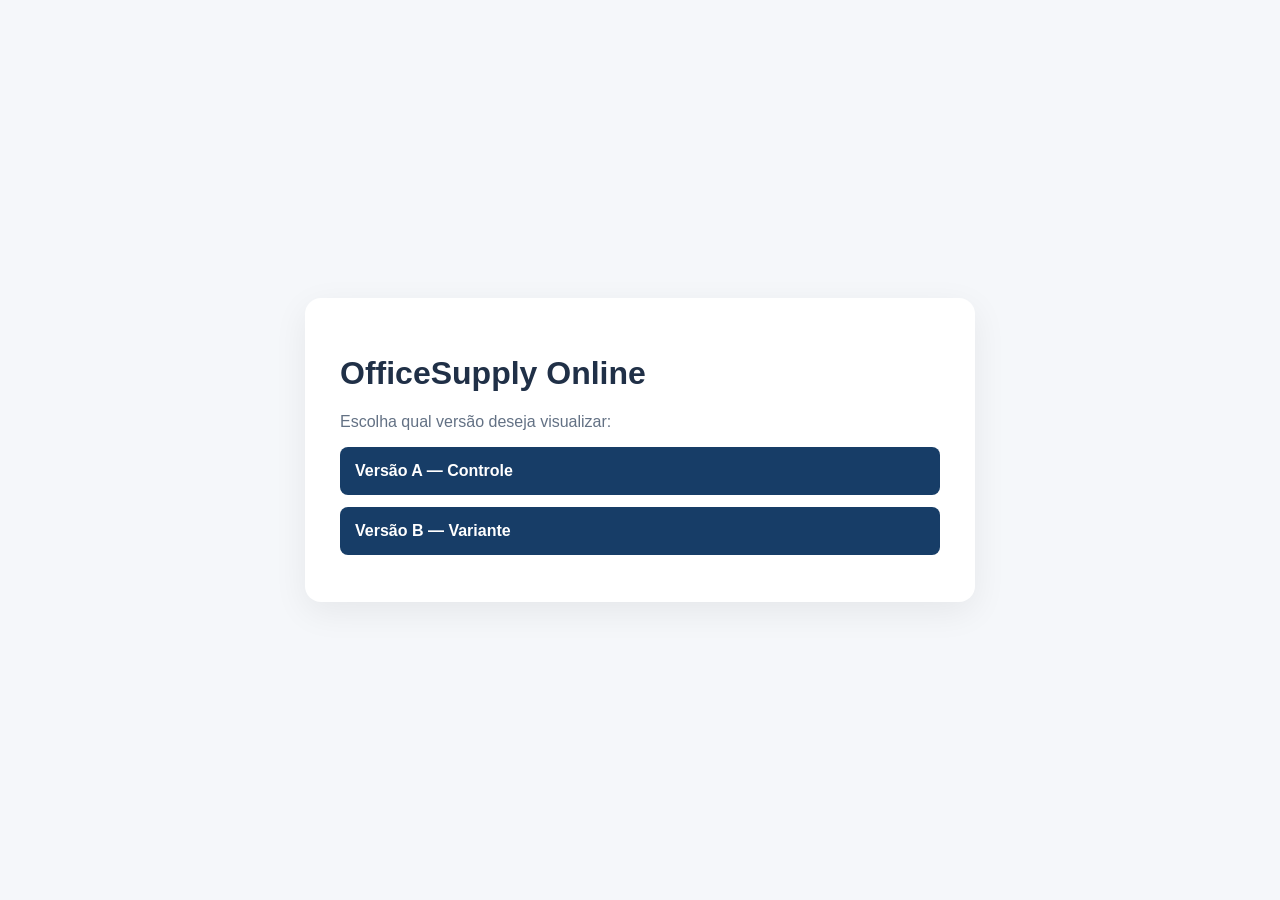
<file: TesteB/index.html>
<!DOCTYPE html><html lang="pt-BR"><head><meta charset="UTF-8"><meta name="viewport" content="width=device-width, initial-scale=1"><title>OfficeSupply Online — Teste A/B</title><style>body{font-family:Arial;background:#f5f7fa;color:#203047;display:grid;place-items:center;min-height:100vh;margin:0}.wrap{background:white;padding:35px;border-radius:16px;max-width:600px;width:90%;box-shadow:0 10px 35px #0001}a{display:block;padding:15px;margin:12px 0;background:#173d67;color:white;border-radius:8px;text-decoration:none;font-weight:bold}a:hover{background:#24598f}p{color:#637184}</style></head><body><main class="wrap"><h1>OfficeSupply Online</h1><p>Escolha qual versão deseja visualizar:</p><a href="controle/home.html">Versão A — Controle</a><a href="variante/home.html">Versão B — Variante</a></main></body></html>
</file>
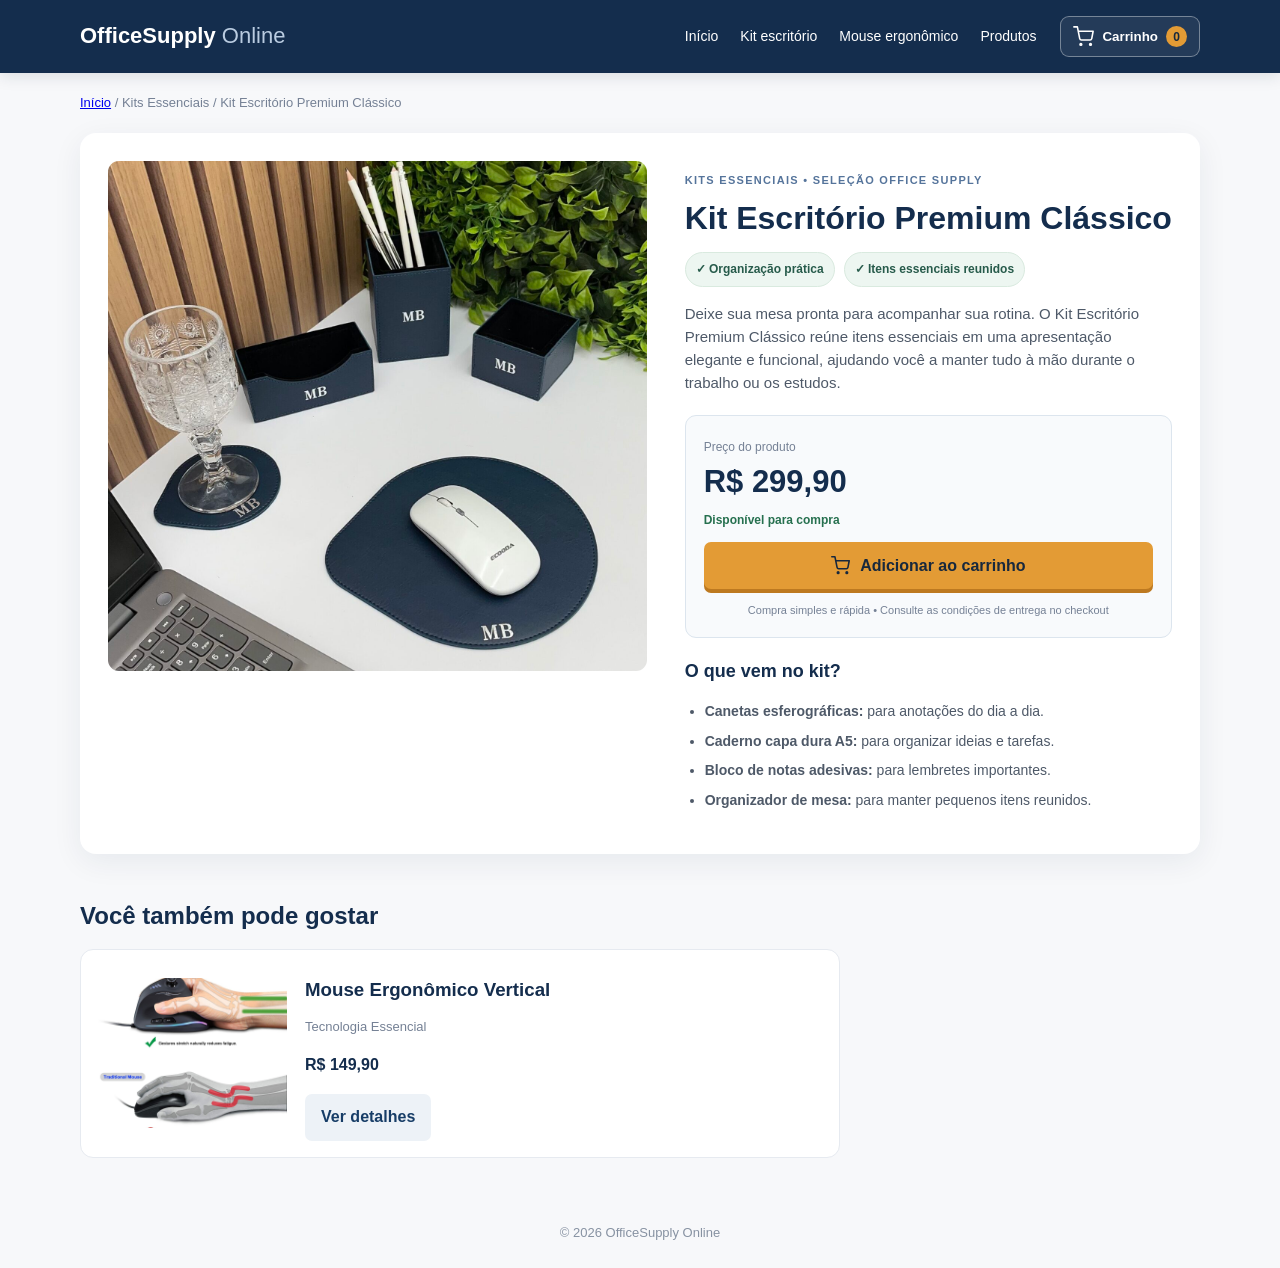
<file: TesteB/controle/index.html>
<!DOCTYPE html><html lang="pt-BR"><head><meta charset="UTF-8"><meta name="viewport" content="width=device-width, initial-scale=1.0"><title>Kit Escritório Premium Clássico | OfficeSupply Online</title><link rel="stylesheet" href="style.css"></head><body>
<header class="site-header"><div class="container header-content">
<a class="brand" href="home.html">OfficeSupply <span>Online</span></a>
<div class="header-actions">
<nav aria-label="Navegação principal">
<a href="home.html">Início</a><a href="index.html">Kit escritório</a><a href="mouse.html">Mouse ergonômico</a><a href="home.html#produtos">Produtos</a>
</nav>
<button class="cart-trigger" type="button" data-open-cart aria-label="Abrir carrinho">
<svg class="cart-icon" viewBox="0 0 24 24" fill="none" stroke="currentColor" stroke-width="1.8" stroke-linecap="round" stroke-linejoin="round" aria-hidden="true"><circle cx="9" cy="21" r="1"/><circle cx="20" cy="21" r="1"/><path d="M1 1h4l2.68 13.39a2 2 0 0 0 2 1.61h9.72a2 2 0 0 0 2-1.61L23 6H6"/></svg>
Carrinho <span class="cart-count" data-cart-count>0</span></button>
</div></div></header>
<main class="container"><div class="breadcrumb"><a href="home.html">Início</a> / Kits Essenciais / Kit Escritório Premium Clássico</div>
<section class="product-detail"><div class="product-image"><img src="../assets/kit-escritorio.jpeg" alt="Kit de escritório azul-marinho organizado sobre uma mesa"></div>
<div class="product-info"><p class="eyebrow">KITS ESSENCIAIS • SELEÇÃO OFFICE SUPPLY</p><h1>Kit Escritório Premium Clássico</h1>
<div class="value-points"><span>✓ Organização prática</span><span>✓ Itens essenciais reunidos</span></div>
<p class="description">Deixe sua mesa pronta para acompanhar sua rotina. O Kit Escritório Premium Clássico reúne itens essenciais em uma apresentação elegante e funcional, ajudando você a manter tudo à mão durante o trabalho ou os estudos.</p>
<div class="purchase-panel"><span class="price-label">Preço do produto</span><div class="price">R$ 299,90</div><span class="availability">Disponível para compra</span>
<button class="primary-button" type="button" onclick="addToCart('kit','Kit Escritório Premium Clássico',299.90)"><svg class="button-cart-icon" viewBox="0 0 24 24" fill="none" stroke="currentColor" stroke-width="2" stroke-linecap="round" stroke-linejoin="round" aria-hidden="true"><circle cx="9" cy="21" r="1"/><circle cx="20" cy="21" r="1"/><path d="M1 1h4l2.68 13.39a2 2 0 0 0 2 1.61h9.72a2 2 0 0 0 2-1.61L23 6H6"/></svg>Adicionar ao carrinho</button><p class="reassurance">Compra simples e rápida • Consulte as condições de entrega no checkout</p></div>
<div class="features"><h2>O que vem no kit?</h2><ul><li><strong>Canetas esferográficas:</strong> para anotações do dia a dia.</li><li><strong>Caderno capa dura A5:</strong> para organizar ideias e tarefas.</li><li><strong>Bloco de notas adesivas:</strong> para lembretes importantes.</li><li><strong>Organizador de mesa:</strong> para manter pequenos itens reunidos.</li></ul></div>
</div></section>
<section class="related"><div class="section-heading"><h2>Você também pode gostar</h2></div><article class="product-card"><img src="../assets/mouse-ergonomico.jpg" alt="Mouse ergonômico vertical"><div><h3>Mouse Ergonômico Vertical</h3><p class="muted">Tecnologia Essencial</p><p class="card-price">R$ 149,90</p><a class="secondary-button" href="mouse.html">Ver detalhes</a></div></article></section></main>
<footer>© 2026 OfficeSupply Online</footer><div class="modal-backdrop" id="cart-modal" aria-hidden="true" role="dialog" aria-modal="true" aria-labelledby="cart-title">
<div class="cart-modal"><div class="modal-head"><h2 id="cart-title">Seu carrinho</h2><button class="close-modal" type="button" data-close-cart aria-label="Fechar carrinho">×</button></div>
<p class="cart-empty" id="cart-empty">Seu carrinho está vazio. Adicione um produto para começar.</p><ul class="cart-list" id="cart-items"></ul>
<div class="cart-total"><span>Total</span><span id="cart-total-value">R$ 0,00</span></div><button class="clear-cart" type="button" onclick="clearCart()">Limpar carrinho</button>
</div></div><div class="toast" id="toast" role="status" aria-live="polite"></div><script>
const CART_KEY = "officesupply_cart_v1";
function getCart(){try{return JSON.parse(localStorage.getItem(CART_KEY))||[]}catch{return []}}
function saveCart(cart){localStorage.setItem(CART_KEY,JSON.stringify(cart));updateCartBadge()}
function updateCartBadge(){const count=getCart().reduce((sum,item)=>sum+item.qty,0);document.querySelectorAll("[data-cart-count]").forEach(el=>el.textContent=count)}
function addToCart(id,name,price){const cart=getCart();const found=cart.find(item=>item.id===id);if(found)found.qty+=1;else cart.push({id,name,price,qty:1});saveCart(cart);renderCart();openCart();showToast(name+" foi adicionado ao carrinho.")}
function changeQty(id,delta){const cart=getCart();const item=cart.find(x=>x.id===id);if(item){item.qty+=delta;if(item.qty<=0){saveCart(cart.filter(x=>x.id!==id))}else saveCart(cart)}renderCart()}
function removeItem(id){saveCart(getCart().filter(x=>x.id!==id));renderCart()}
function clearCart(){saveCart([]);renderCart()}
function money(value){return value.toLocaleString("pt-BR",{style:"currency",currency:"BRL"})}
function renderCart(){const cart=getCart();const list=document.querySelector("#cart-items");const empty=document.querySelector("#cart-empty");const totalEl=document.querySelector("#cart-total-value");if(!list)return;list.innerHTML="";empty.hidden=cart.length>0;cart.forEach(item=>{const li=document.createElement("li");li.className="cart-row";li.innerHTML=`<div><strong>${item.name}</strong><small>${money(item.price)} cada</small><div class="quantity-controls"><button aria-label="Diminuir quantidade" onclick="changeQty('${item.id}',-1)">−</button><span>${item.qty}</span><button aria-label="Aumentar quantidade" onclick="changeQty('${item.id}',1)">+</button><button class="remove-item" onclick="removeItem('${item.id}')">Remover</button></div></div><strong>${money(item.price*item.qty)}</strong>`;list.appendChild(li)});totalEl.textContent=money(cart.reduce((sum,item)=>sum+item.price*item.qty,0));}
function openCart(){document.querySelector("#cart-modal")?.classList.add("open");document.querySelector("#cart-modal")?.setAttribute("aria-hidden","false")}
function closeCart(){document.querySelector("#cart-modal")?.classList.remove("open");document.querySelector("#cart-modal")?.setAttribute("aria-hidden","true")}
let toastTimer;function showToast(message){const toast=document.querySelector("#toast");if(!toast)return;toast.textContent=message;toast.classList.add("show");clearTimeout(toastTimer);toastTimer=setTimeout(()=>toast.classList.remove("show"),2400)}
document.addEventListener("DOMContentLoaded",()=>{updateCartBadge();renderCart();document.querySelectorAll("[data-open-cart]").forEach(el=>el.addEventListener("click",openCart));document.querySelectorAll("[data-close-cart]").forEach(el=>el.addEventListener("click",closeCart));document.querySelector("#cart-modal")?.addEventListener("click",e=>{if(e.target.id==="cart-modal")closeCart()});document.addEventListener("keydown",e=>{if(e.key==="Escape")closeCart()})});
</script></body></html>
</file>
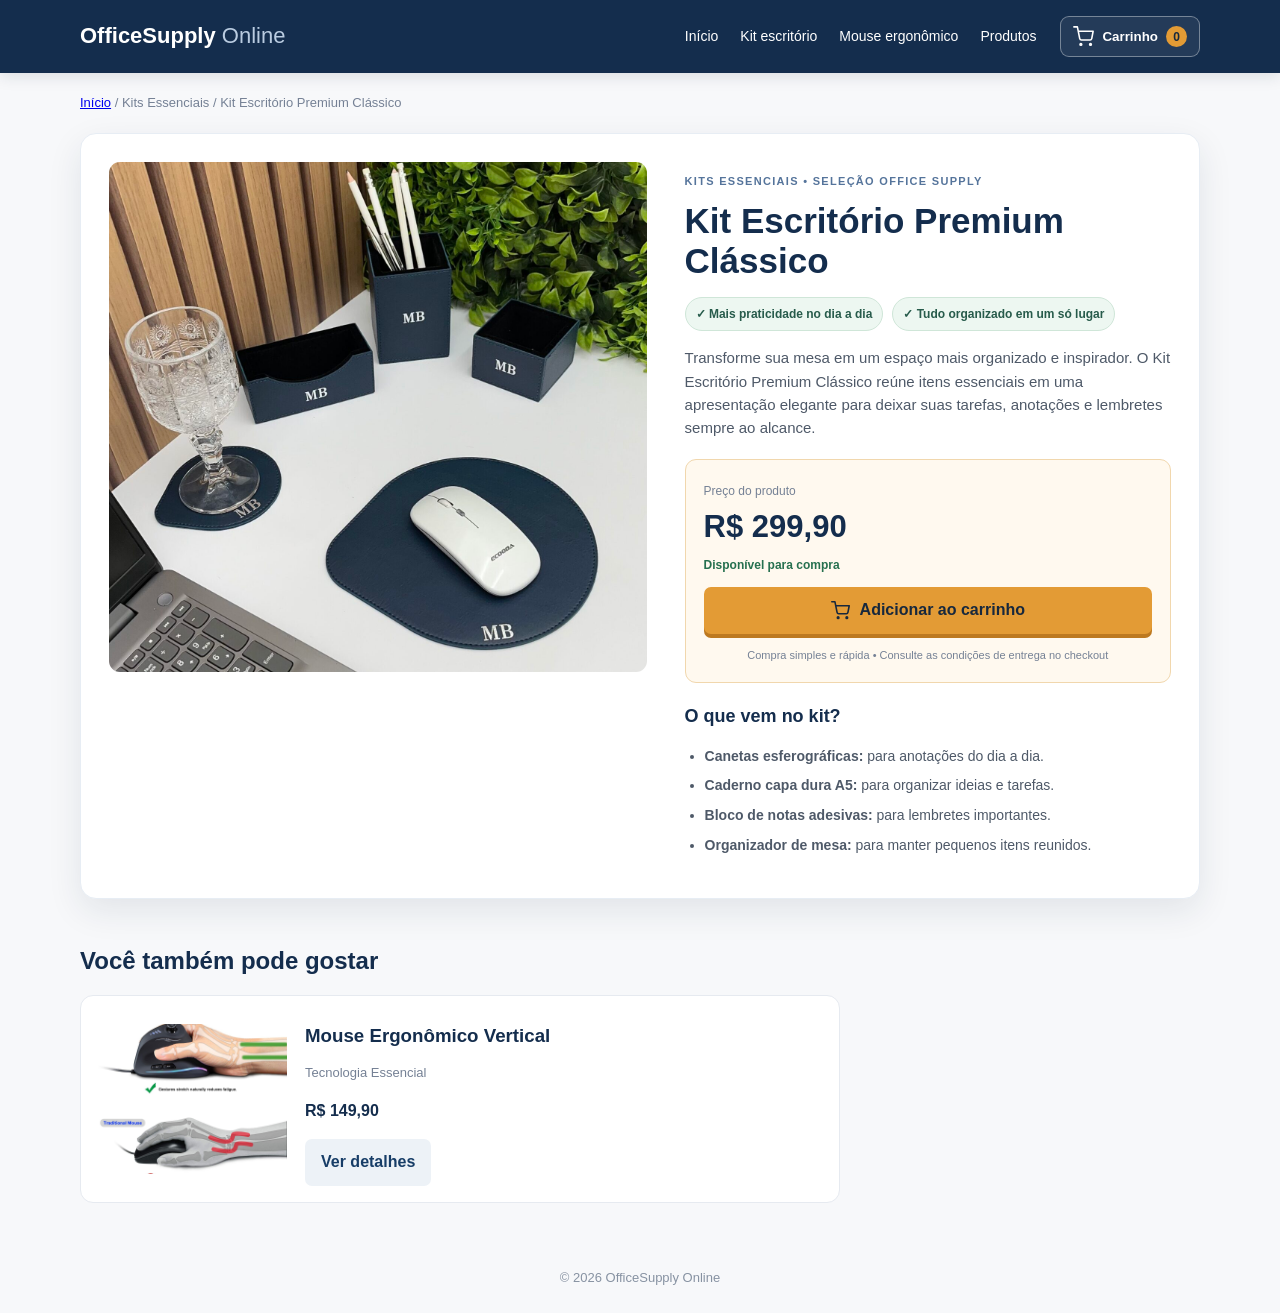
<file: TesteB/variante/index.html>
<!DOCTYPE html><html lang="pt-BR"><head><meta charset="UTF-8"><meta name="viewport" content="width=device-width, initial-scale=1.0"><title>Kit Escritório Premium Clássico | OfficeSupply Online</title><link rel="stylesheet" href="style.css"></head><body>
<header class="site-header"><div class="container header-content">
<a class="brand" href="home.html">OfficeSupply <span>Online</span></a>
<div class="header-actions">
<nav aria-label="Navegação principal">
<a href="home.html">Início</a><a href="index.html">Kit escritório</a><a href="mouse.html">Mouse ergonômico</a><a href="home.html#produtos">Produtos</a>
</nav>
<button class="cart-trigger" type="button" data-open-cart aria-label="Abrir carrinho">
<svg class="cart-icon" viewBox="0 0 24 24" fill="none" stroke="currentColor" stroke-width="1.8" stroke-linecap="round" stroke-linejoin="round" aria-hidden="true"><circle cx="9" cy="21" r="1"/><circle cx="20" cy="21" r="1"/><path d="M1 1h4l2.68 13.39a2 2 0 0 0 2 1.61h9.72a2 2 0 0 0 2-1.61L23 6H6"/></svg>
Carrinho <span class="cart-count" data-cart-count>0</span></button>
</div></div></header>
<main class="container"><div class="breadcrumb"><a href="home.html">Início</a> / Kits Essenciais / Kit Escritório Premium Clássico</div>
<section class="product-detail"><div class="product-image"><img src="../assets/kit-escritorio.jpeg" alt="Kit de escritório azul-marinho organizado sobre uma mesa"></div>
<div class="product-info"><p class="eyebrow">KITS ESSENCIAIS • SELEÇÃO OFFICE SUPPLY</p><h1>Kit Escritório Premium Clássico</h1>
<div class="value-points"><span>✓ Mais praticidade no dia a dia</span><span>✓ Tudo organizado em um só lugar</span></div>
<p class="description">Transforme sua mesa em um espaço mais organizado e inspirador. O Kit Escritório Premium Clássico reúne itens essenciais em uma apresentação elegante para deixar suas tarefas, anotações e lembretes sempre ao alcance.</p>
<div class="purchase-panel"><span class="price-label">Preço do produto</span><div class="price">R$ 299,90</div><span class="availability">Disponível para compra</span>
<button class="primary-button" type="button" onclick="addToCart('kit','Kit Escritório Premium Clássico',299.90)"><svg class="button-cart-icon" viewBox="0 0 24 24" fill="none" stroke="currentColor" stroke-width="2" stroke-linecap="round" stroke-linejoin="round" aria-hidden="true"><circle cx="9" cy="21" r="1"/><circle cx="20" cy="21" r="1"/><path d="M1 1h4l2.68 13.39a2 2 0 0 0 2 1.61h9.72a2 2 0 0 0 2-1.61L23 6H6"/></svg>Adicionar ao carrinho</button><p class="reassurance">Compra simples e rápida • Consulte as condições de entrega no checkout</p></div>
<div class="features"><h2>O que vem no kit?</h2><ul><li><strong>Canetas esferográficas:</strong> para anotações do dia a dia.</li><li><strong>Caderno capa dura A5:</strong> para organizar ideias e tarefas.</li><li><strong>Bloco de notas adesivas:</strong> para lembretes importantes.</li><li><strong>Organizador de mesa:</strong> para manter pequenos itens reunidos.</li></ul></div>
</div></section>
<section class="related"><div class="section-heading"><h2>Você também pode gostar</h2></div><article class="product-card"><img src="../assets/mouse-ergonomico.jpg" alt="Mouse ergonômico vertical"><div><h3>Mouse Ergonômico Vertical</h3><p class="muted">Tecnologia Essencial</p><p class="card-price">R$ 149,90</p><a class="secondary-button" href="mouse.html">Ver detalhes</a></div></article></section></main>
<footer>© 2026 OfficeSupply Online</footer><div class="modal-backdrop" id="cart-modal" aria-hidden="true" role="dialog" aria-modal="true" aria-labelledby="cart-title">
<div class="cart-modal"><div class="modal-head"><h2 id="cart-title">Seu carrinho</h2><button class="close-modal" type="button" data-close-cart aria-label="Fechar carrinho">×</button></div>
<p class="cart-empty" id="cart-empty">Seu carrinho está vazio. Adicione um produto para começar.</p><ul class="cart-list" id="cart-items"></ul>
<div class="cart-total"><span>Total</span><span id="cart-total-value">R$ 0,00</span></div><button class="clear-cart" type="button" onclick="clearCart()">Limpar carrinho</button>
</div></div><div class="toast" id="toast" role="status" aria-live="polite"></div><script>
const CART_KEY = "officesupply_cart_v1";
function getCart(){try{return JSON.parse(localStorage.getItem(CART_KEY))||[]}catch{return []}}
function saveCart(cart){localStorage.setItem(CART_KEY,JSON.stringify(cart));updateCartBadge()}
function updateCartBadge(){const count=getCart().reduce((sum,item)=>sum+item.qty,0);document.querySelectorAll("[data-cart-count]").forEach(el=>el.textContent=count)}
function addToCart(id,name,price){const cart=getCart();const found=cart.find(item=>item.id===id);if(found)found.qty+=1;else cart.push({id,name,price,qty:1});saveCart(cart);renderCart();openCart();showToast(name+" foi adicionado ao carrinho.")}
function changeQty(id,delta){const cart=getCart();const item=cart.find(x=>x.id===id);if(item){item.qty+=delta;if(item.qty<=0){saveCart(cart.filter(x=>x.id!==id))}else saveCart(cart)}renderCart()}
function removeItem(id){saveCart(getCart().filter(x=>x.id!==id));renderCart()}
function clearCart(){saveCart([]);renderCart()}
function money(value){return value.toLocaleString("pt-BR",{style:"currency",currency:"BRL"})}
function renderCart(){const cart=getCart();const list=document.querySelector("#cart-items");const empty=document.querySelector("#cart-empty");const totalEl=document.querySelector("#cart-total-value");if(!list)return;list.innerHTML="";empty.hidden=cart.length>0;cart.forEach(item=>{const li=document.createElement("li");li.className="cart-row";li.innerHTML=`<div><strong>${item.name}</strong><small>${money(item.price)} cada</small><div class="quantity-controls"><button aria-label="Diminuir quantidade" onclick="changeQty('${item.id}',-1)">−</button><span>${item.qty}</span><button aria-label="Aumentar quantidade" onclick="changeQty('${item.id}',1)">+</button><button class="remove-item" onclick="removeItem('${item.id}')">Remover</button></div></div><strong>${money(item.price*item.qty)}</strong>`;list.appendChild(li)});totalEl.textContent=money(cart.reduce((sum,item)=>sum+item.price*item.qty,0));}
function openCart(){document.querySelector("#cart-modal")?.classList.add("open");document.querySelector("#cart-modal")?.setAttribute("aria-hidden","false")}
function closeCart(){document.querySelector("#cart-modal")?.classList.remove("open");document.querySelector("#cart-modal")?.setAttribute("aria-hidden","true")}
let toastTimer;function showToast(message){const toast=document.querySelector("#toast");if(!toast)return;toast.textContent=message;toast.classList.add("show");clearTimeout(toastTimer);toastTimer=setTimeout(()=>toast.classList.remove("show"),2400)}
document.addEventListener("DOMContentLoaded",()=>{updateCartBadge();renderCart();document.querySelectorAll("[data-open-cart]").forEach(el=>el.addEventListener("click",openCart));document.querySelectorAll("[data-close-cart]").forEach(el=>el.addEventListener("click",closeCart));document.querySelector("#cart-modal")?.addEventListener("click",e=>{if(e.target.id==="cart-modal")closeCart()});document.addEventListener("keydown",e=>{if(e.key==="Escape")closeCart()})});
</script></body></html>
</file>
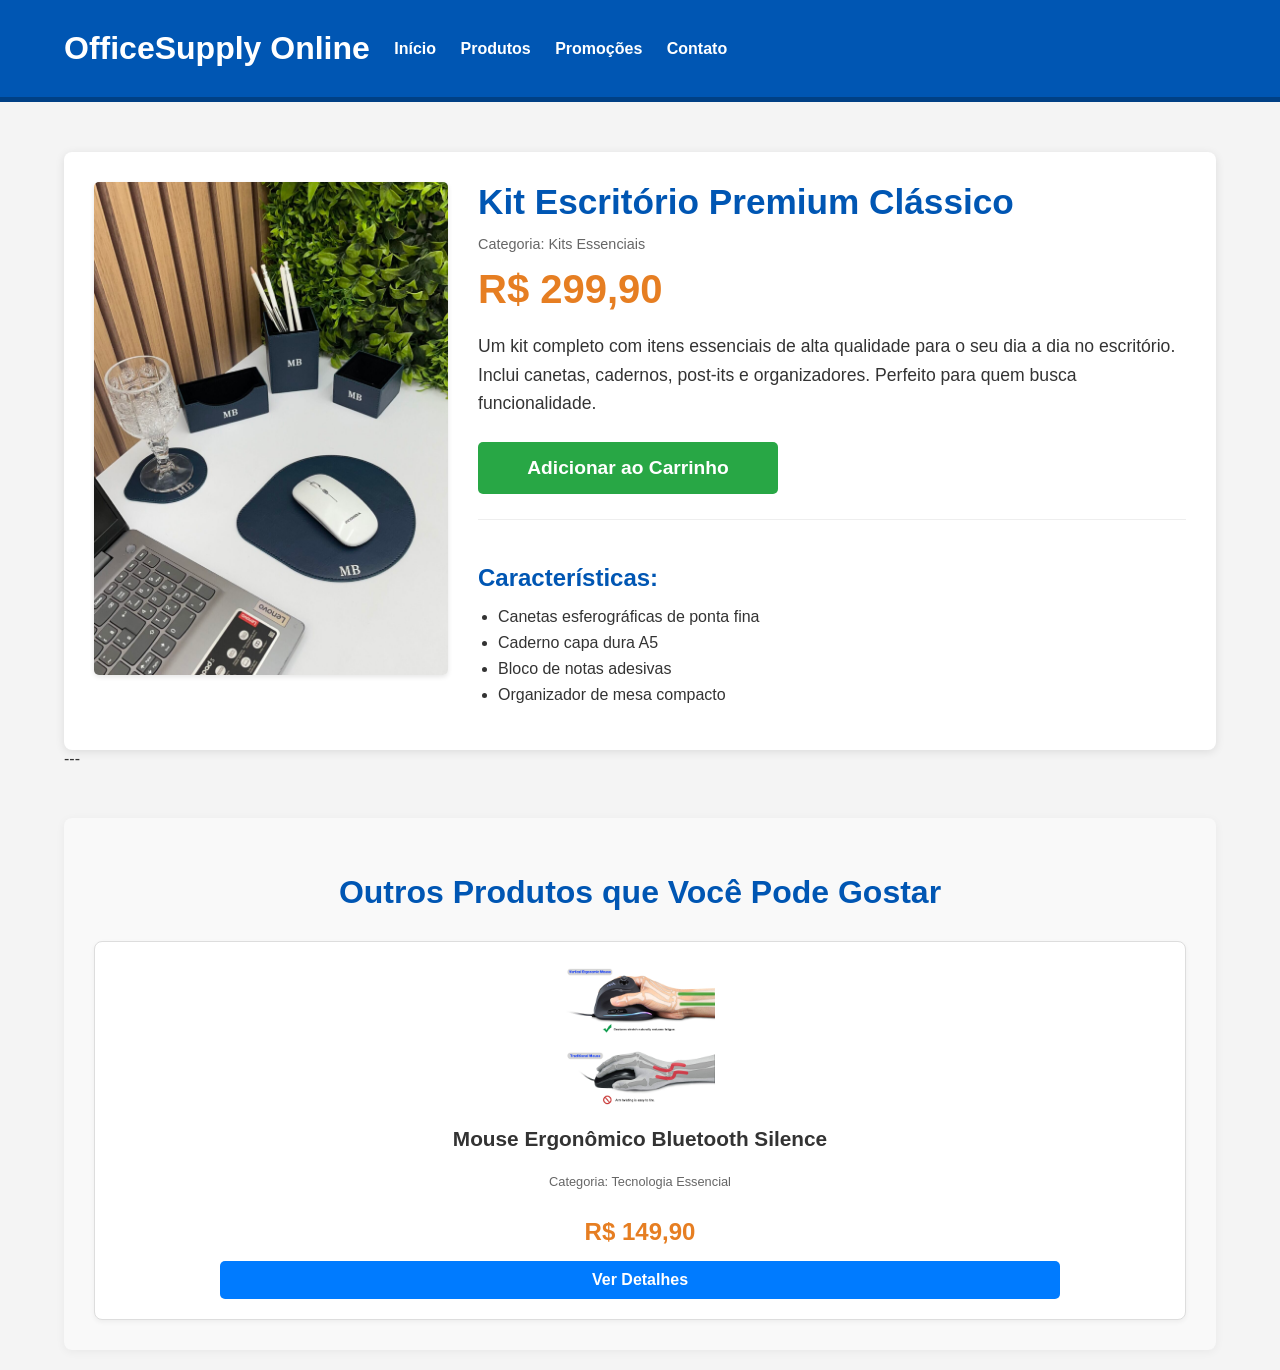
<file: TesteA/product-page-control.html>
<!DOCTYPE html>
<html lang="pt-br">
<head>
    <meta charset="UTF-8">
    <meta name="viewport" content="width=device-width, initial-scale=1.0">
    <title>OfficeSupply Online - Kit Escritório Premium (Controle)</title>
    <link rel="stylesheet" href="style-control.css">
</head>
<body>
    <header>
        <div class="container">
            <h1>OfficeSupply Online</h1>
            <nav>
                <ul>
                    <li><a href="#">Início</a></li>
                    <li><a href="#">Produtos</a></li>
                    <li><a href="#">Promoções</a></li>
                    <li><a href="#">Contato</a></li>
                </ul>
            </nav>
        </div>
    </header>

    <main class="container">
        <section class="product-detail">
            <div class="product-image">
                <img src="img001.jpeg" alt="Kit Escritório Premium">
            </div>
            <div class="product-info">
                <h2 class="product-title">Kit Escritório Premium Clássico</h2>
                <p class="product-category">Categoria: Kits Essenciais</p>
                <div class="product-price">
                    <span class="current-price">R$ 299,90</span>
                </div>
                <p class="product-description">
                    Um kit completo com itens essenciais de alta qualidade para o seu dia a dia no escritório. Inclui canetas, cadernos, post-its e organizadores. Perfeito para quem busca funcionalidade.
                </p>
                <button class="add-to-cart-btn">Adicionar ao Carrinho</button>
                <div class="product-features">
                    <h3>Características:</h3>
                    <ul>
                        <li>Canetas esferográficas de ponta fina</li>
                        <li>Caderno capa dura A5</li>
                        <li>Bloco de notas adesivas</li>
                        <li>Organizador de mesa compacto</li>
                    </ul>
                </div>
            </div>
        </section>

        ---

        <section class="featured-products">
            <h2>Outros Produtos que Você Pode Gostar</h2>
            <div class="product-grid">
                <div class="product-card">
                    <img src="mouse.jpg" alt="Mouse Ergonômico Bluetooth">
                    <h3>Mouse Ergonômico Bluetooth Silence</h3>
                    <p class="card-category">Categoria: Tecnologia Essencial</p>
                    <p class="card-price">R$ 149,90</p>
                    <button class="add-to-cart-btn-small">Ver Detalhes</button>
                </div>
</file>
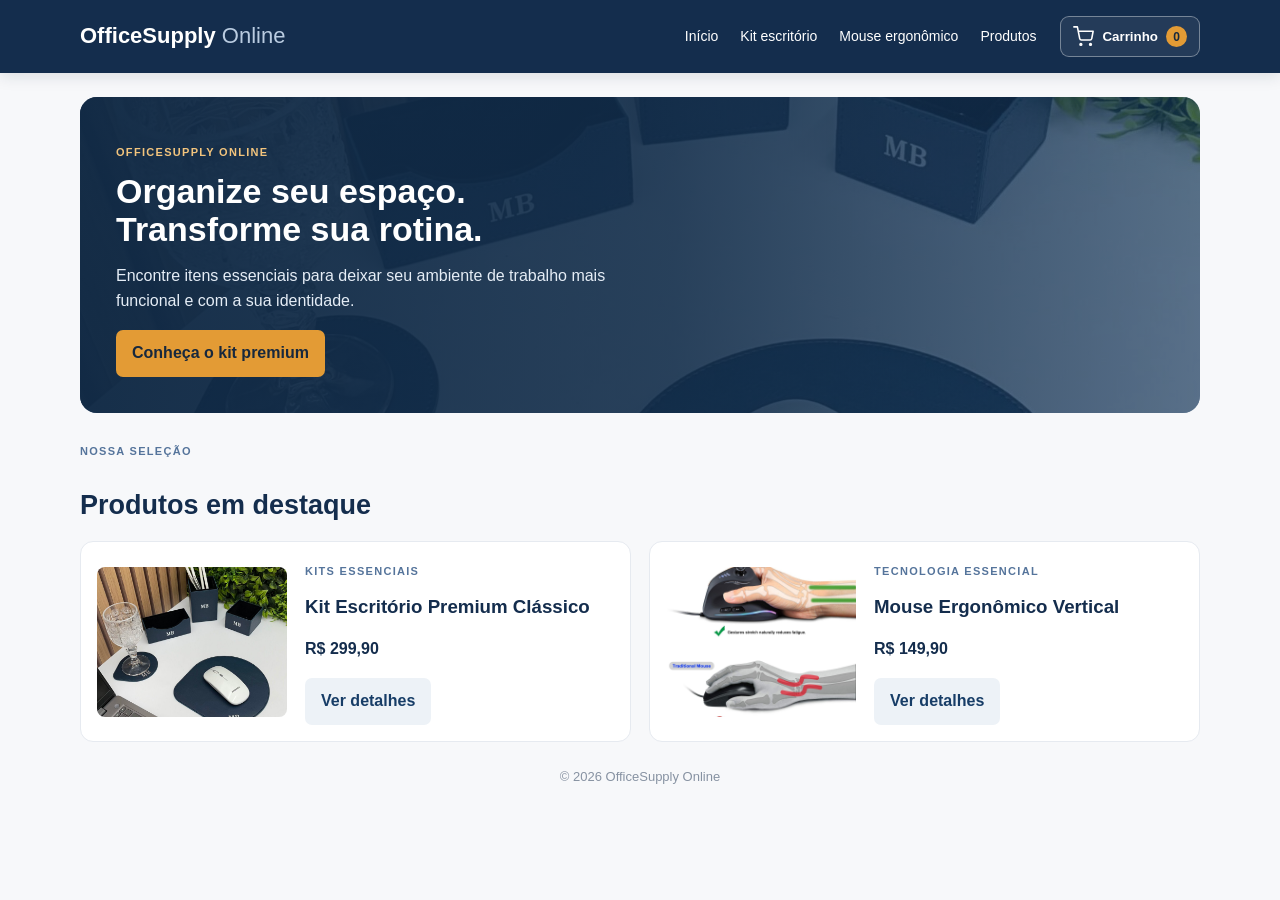
<file: TesteB/controle/home.html>
<!DOCTYPE html><html lang="pt-BR"><head><meta charset="UTF-8"><meta name="viewport" content="width=device-width, initial-scale=1.0"><title>Início | OfficeSupply Online</title><link rel="stylesheet" href="style.css"></head><body>
<header class="site-header"><div class="container header-content">
<a class="brand" href="home.html">OfficeSupply <span>Online</span></a>
<div class="header-actions">
<nav aria-label="Navegação principal">
<a href="home.html">Início</a><a href="index.html">Kit escritório</a><a href="mouse.html">Mouse ergonômico</a><a href="home.html#produtos">Produtos</a>
</nav>
<button class="cart-trigger" type="button" data-open-cart aria-label="Abrir carrinho">
<svg class="cart-icon" viewBox="0 0 24 24" fill="none" stroke="currentColor" stroke-width="1.8" stroke-linecap="round" stroke-linejoin="round" aria-hidden="true"><circle cx="9" cy="21" r="1"/><circle cx="20" cy="21" r="1"/><path d="M1 1h4l2.68 13.39a2 2 0 0 0 2 1.61h9.72a2 2 0 0 0 2-1.61L23 6H6"/></svg>
Carrinho <span class="cart-count" data-cart-count>0</span></button>
</div></div></header>
<main class="container"><section class="banner" aria-label="Banner de destaque">
<img src="../assets/kit-escritorio.jpeg" alt="Kit de escritório premium em uma mesa organizada">
<div class="banner-content"><p class="eyebrow">OFFICESUPPLY ONLINE</p><h1>Organize seu espaço. Transforme sua rotina.</h1><p>Encontre itens essenciais para deixar seu ambiente de trabalho mais funcional e com a sua identidade.</p><a class="secondary-button" href="index.html">Conheça o kit premium</a></div>
</section>
<section id="produtos"><p class="eyebrow">NOSSA SELEÇÃO</p><h2 class="page-title">Produtos em destaque</h2><div class="product-grid">
<article class="product-card"><img src="../assets/kit-escritorio.jpeg" alt="Kit Escritório Premium Clássico"><div><span class="eyebrow">KITS ESSENCIAIS</span><h3>Kit Escritório Premium Clássico</h3><p class="card-price">R$ 299,90</p><a class="secondary-button" href="index.html">Ver detalhes</a></div></article>
<article class="product-card"><img src="../assets/mouse-ergonomico.jpg" alt="Mouse ergonômico vertical"><div><span class="eyebrow">TECNOLOGIA ESSENCIAL</span><h3>Mouse Ergonômico Vertical</h3><p class="card-price">R$ 149,90</p><a class="secondary-button" href="mouse.html">Ver detalhes</a></div></article>
</div></section></main>
<footer>© 2026 OfficeSupply Online</footer><div class="modal-backdrop" id="cart-modal" aria-hidden="true" role="dialog" aria-modal="true" aria-labelledby="cart-title">
<div class="cart-modal"><div class="modal-head"><h2 id="cart-title">Seu carrinho</h2><button class="close-modal" type="button" data-close-cart aria-label="Fechar carrinho">×</button></div>
<p class="cart-empty" id="cart-empty">Seu carrinho está vazio. Adicione um produto para começar.</p><ul class="cart-list" id="cart-items"></ul>
<div class="cart-total"><span>Total</span><span id="cart-total-value">R$ 0,00</span></div><button class="clear-cart" type="button" onclick="clearCart()">Limpar carrinho</button>
</div></div><div class="toast" id="toast" role="status" aria-live="polite"></div><script>
const CART_KEY = "officesupply_cart_v1";
function getCart(){try{return JSON.parse(localStorage.getItem(CART_KEY))||[]}catch{return []}}
function saveCart(cart){localStorage.setItem(CART_KEY,JSON.stringify(cart));updateCartBadge()}
function updateCartBadge(){const count=getCart().reduce((sum,item)=>sum+item.qty,0);document.querySelectorAll("[data-cart-count]").forEach(el=>el.textContent=count)}
function addToCart(id,name,price){const cart=getCart();const found=cart.find(item=>item.id===id);if(found)found.qty+=1;else cart.push({id,name,price,qty:1});saveCart(cart);renderCart();openCart();showToast(name+" foi adicionado ao carrinho.")}
function changeQty(id,delta){const cart=getCart();const item=cart.find(x=>x.id===id);if(item){item.qty+=delta;if(item.qty<=0){saveCart(cart.filter(x=>x.id!==id))}else saveCart(cart)}renderCart()}
function removeItem(id){saveCart(getCart().filter(x=>x.id!==id));renderCart()}
function clearCart(){saveCart([]);renderCart()}
function money(value){return value.toLocaleString("pt-BR",{style:"currency",currency:"BRL"})}
function renderCart(){const cart=getCart();const list=document.querySelector("#cart-items");const empty=document.querySelector("#cart-empty");const totalEl=document.querySelector("#cart-total-value");if(!list)return;list.innerHTML="";empty.hidden=cart.length>0;cart.forEach(item=>{const li=document.createElement("li");li.className="cart-row";li.innerHTML=`<div><strong>${item.name}</strong><small>${money(item.price)} cada</small><div class="quantity-controls"><button aria-label="Diminuir quantidade" onclick="changeQty('${item.id}',-1)">−</button><span>${item.qty}</span><button aria-label="Aumentar quantidade" onclick="changeQty('${item.id}',1)">+</button><button class="remove-item" onclick="removeItem('${item.id}')">Remover</button></div></div><strong>${money(item.price*item.qty)}</strong>`;list.appendChild(li)});totalEl.textContent=money(cart.reduce((sum,item)=>sum+item.price*item.qty,0));}
function openCart(){document.querySelector("#cart-modal")?.classList.add("open");document.querySelector("#cart-modal")?.setAttribute("aria-hidden","false")}
function closeCart(){document.querySelector("#cart-modal")?.classList.remove("open");document.querySelector("#cart-modal")?.setAttribute("aria-hidden","true")}
let toastTimer;function showToast(message){const toast=document.querySelector("#toast");if(!toast)return;toast.textContent=message;toast.classList.add("show");clearTimeout(toastTimer);toastTimer=setTimeout(()=>toast.classList.remove("show"),2400)}
document.addEventListener("DOMContentLoaded",()=>{updateCartBadge();renderCart();document.querySelectorAll("[data-open-cart]").forEach(el=>el.addEventListener("click",openCart));document.querySelectorAll("[data-close-cart]").forEach(el=>el.addEventListener("click",closeCart));document.querySelector("#cart-modal")?.addEventListener("click",e=>{if(e.target.id==="cart-modal")closeCart()});document.addEventListener("keydown",e=>{if(e.key==="Escape")closeCart()})});
</script></body></html>
</file>
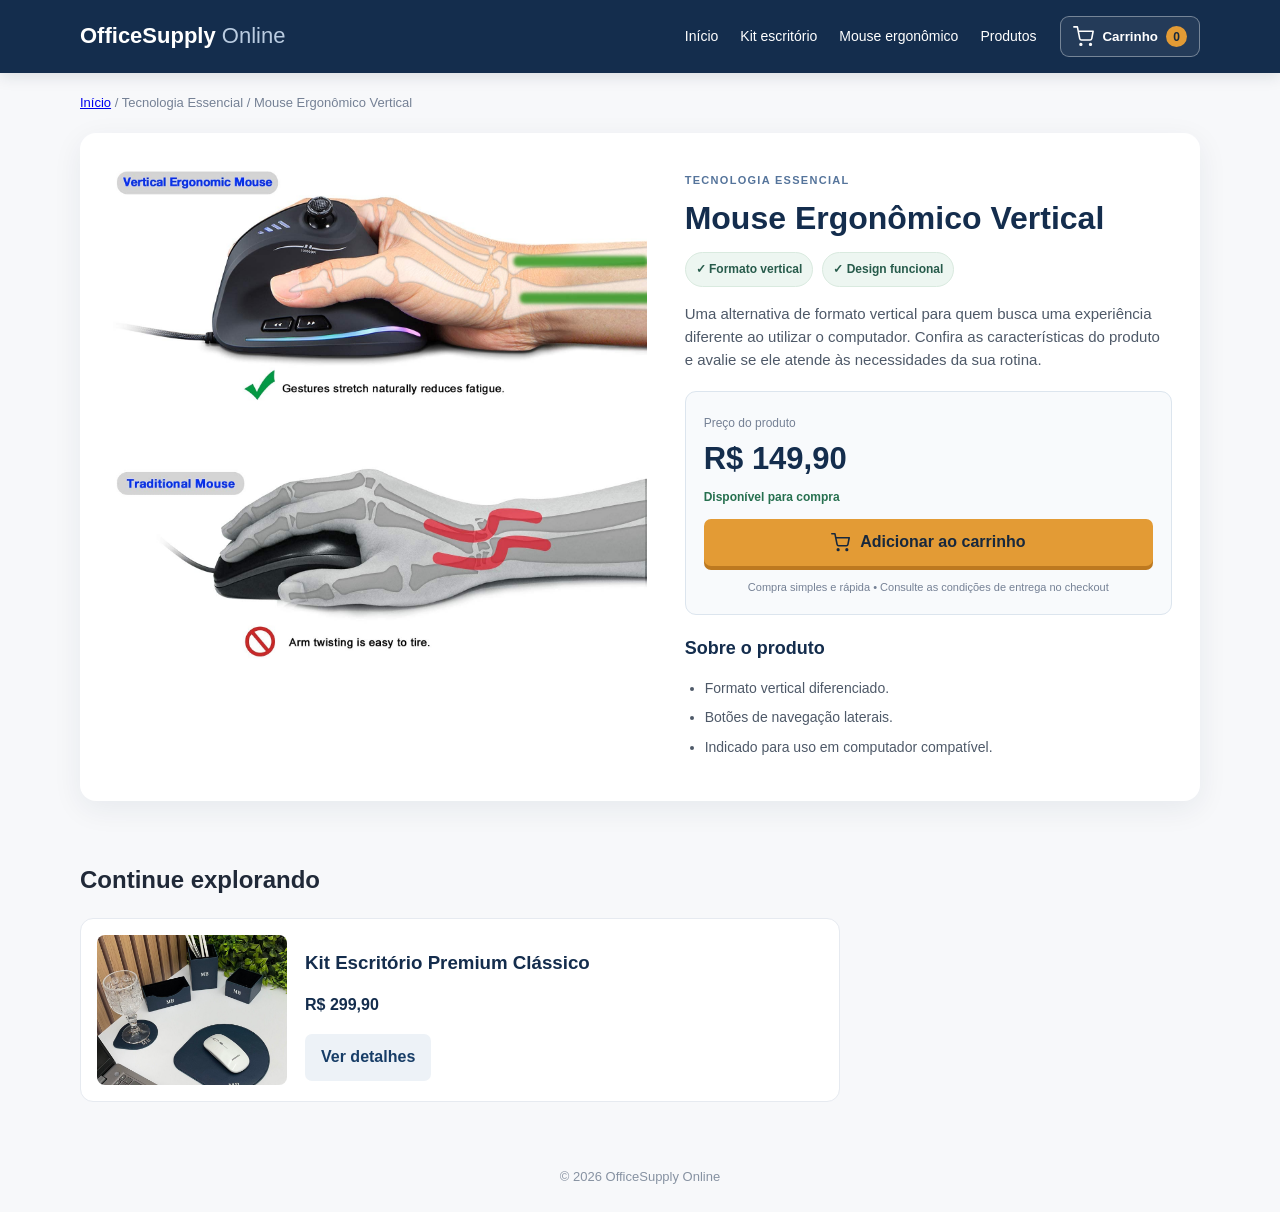
<file: TesteB/controle/mouse.html>
<!DOCTYPE html><html lang="pt-BR"><head><meta charset="UTF-8"><meta name="viewport" content="width=device-width, initial-scale=1.0"><title>Mouse Ergonômico Vertical | OfficeSupply Online</title><link rel="stylesheet" href="style.css"></head><body>
<header class="site-header"><div class="container header-content">
<a class="brand" href="home.html">OfficeSupply <span>Online</span></a>
<div class="header-actions">
<nav aria-label="Navegação principal">
<a href="home.html">Início</a><a href="index.html">Kit escritório</a><a href="mouse.html">Mouse ergonômico</a><a href="home.html#produtos">Produtos</a>
</nav>
<button class="cart-trigger" type="button" data-open-cart aria-label="Abrir carrinho">
<svg class="cart-icon" viewBox="0 0 24 24" fill="none" stroke="currentColor" stroke-width="1.8" stroke-linecap="round" stroke-linejoin="round" aria-hidden="true"><circle cx="9" cy="21" r="1"/><circle cx="20" cy="21" r="1"/><path d="M1 1h4l2.68 13.39a2 2 0 0 0 2 1.61h9.72a2 2 0 0 0 2-1.61L23 6H6"/></svg>
Carrinho <span class="cart-count" data-cart-count>0</span></button>
</div></div></header>
<main class="container"><div class="breadcrumb"><a href="home.html">Início</a> / Tecnologia Essencial / Mouse Ergonômico Vertical</div>
<section class="product-detail"><div class="product-image"><img src="../assets/mouse-ergonomico.jpg" alt="Mouse ergonômico vertical preto"></div>
<div class="product-info"><p class="eyebrow">TECNOLOGIA ESSENCIAL</p><h1>Mouse Ergonômico Vertical</h1>
<div class="value-points"><span>✓ Formato vertical</span><span>✓ Design funcional</span></div>
<p class="description">Uma alternativa de formato vertical para quem busca uma experiência diferente ao utilizar o computador. Confira as características do produto e avalie se ele atende às necessidades da sua rotina.</p>
<div class="purchase-panel"><span class="price-label">Preço do produto</span><div class="price">R$ 149,90</div><span class="availability">Disponível para compra</span>
<button class="primary-button" type="button" onclick="addToCart('mouse','Mouse Ergonômico Vertical',149.90)"><svg class="button-cart-icon" viewBox="0 0 24 24" fill="none" stroke="currentColor" stroke-width="2" stroke-linecap="round" stroke-linejoin="round" aria-hidden="true"><circle cx="9" cy="21" r="1"/><circle cx="20" cy="21" r="1"/><path d="M1 1h4l2.68 13.39a2 2 0 0 0 2 1.61h9.72a2 2 0 0 0 2-1.61L23 6H6"/></svg>Adicionar ao carrinho</button><p class="reassurance">Compra simples e rápida • Consulte as condições de entrega no checkout</p></div>
<div class="features"><h2>Sobre o produto</h2><ul><li>Formato vertical diferenciado.</li><li>Botões de navegação laterais.</li><li>Indicado para uso em computador compatível.</li></ul></div>
</div></section>
<section class="related"><h2>Continue explorando</h2><article class="product-card"><img src="../assets/kit-escritorio.jpeg" alt="Kit Escritório Premium Clássico"><div><h3>Kit Escritório Premium Clássico</h3><p class="card-price">R$ 299,90</p><a class="secondary-button" href="index.html">Ver detalhes</a></div></article></section></main>
<footer>© 2026 OfficeSupply Online</footer><div class="modal-backdrop" id="cart-modal" aria-hidden="true" role="dialog" aria-modal="true" aria-labelledby="cart-title">
<div class="cart-modal"><div class="modal-head"><h2 id="cart-title">Seu carrinho</h2><button class="close-modal" type="button" data-close-cart aria-label="Fechar carrinho">×</button></div>
<p class="cart-empty" id="cart-empty">Seu carrinho está vazio. Adicione um produto para começar.</p><ul class="cart-list" id="cart-items"></ul>
<div class="cart-total"><span>Total</span><span id="cart-total-value">R$ 0,00</span></div><button class="clear-cart" type="button" onclick="clearCart()">Limpar carrinho</button>
</div></div><div class="toast" id="toast" role="status" aria-live="polite"></div><script>
const CART_KEY = "officesupply_cart_v1";
function getCart(){try{return JSON.parse(localStorage.getItem(CART_KEY))||[]}catch{return []}}
function saveCart(cart){localStorage.setItem(CART_KEY,JSON.stringify(cart));updateCartBadge()}
function updateCartBadge(){const count=getCart().reduce((sum,item)=>sum+item.qty,0);document.querySelectorAll("[data-cart-count]").forEach(el=>el.textContent=count)}
function addToCart(id,name,price){const cart=getCart();const found=cart.find(item=>item.id===id);if(found)found.qty+=1;else cart.push({id,name,price,qty:1});saveCart(cart);renderCart();openCart();showToast(name+" foi adicionado ao carrinho.")}
function changeQty(id,delta){const cart=getCart();const item=cart.find(x=>x.id===id);if(item){item.qty+=delta;if(item.qty<=0){saveCart(cart.filter(x=>x.id!==id))}else saveCart(cart)}renderCart()}
function removeItem(id){saveCart(getCart().filter(x=>x.id!==id));renderCart()}
function clearCart(){saveCart([]);renderCart()}
function money(value){return value.toLocaleString("pt-BR",{style:"currency",currency:"BRL"})}
function renderCart(){const cart=getCart();const list=document.querySelector("#cart-items");const empty=document.querySelector("#cart-empty");const totalEl=document.querySelector("#cart-total-value");if(!list)return;list.innerHTML="";empty.hidden=cart.length>0;cart.forEach(item=>{const li=document.createElement("li");li.className="cart-row";li.innerHTML=`<div><strong>${item.name}</strong><small>${money(item.price)} cada</small><div class="quantity-controls"><button aria-label="Diminuir quantidade" onclick="changeQty('${item.id}',-1)">−</button><span>${item.qty}</span><button aria-label="Aumentar quantidade" onclick="changeQty('${item.id}',1)">+</button><button class="remove-item" onclick="removeItem('${item.id}')">Remover</button></div></div><strong>${money(item.price*item.qty)}</strong>`;list.appendChild(li)});totalEl.textContent=money(cart.reduce((sum,item)=>sum+item.price*item.qty,0));}
function openCart(){document.querySelector("#cart-modal")?.classList.add("open");document.querySelector("#cart-modal")?.setAttribute("aria-hidden","false")}
function closeCart(){document.querySelector("#cart-modal")?.classList.remove("open");document.querySelector("#cart-modal")?.setAttribute("aria-hidden","true")}
let toastTimer;function showToast(message){const toast=document.querySelector("#toast");if(!toast)return;toast.textContent=message;toast.classList.add("show");clearTimeout(toastTimer);toastTimer=setTimeout(()=>toast.classList.remove("show"),2400)}
document.addEventListener("DOMContentLoaded",()=>{updateCartBadge();renderCart();document.querySelectorAll("[data-open-cart]").forEach(el=>el.addEventListener("click",openCart));document.querySelectorAll("[data-close-cart]").forEach(el=>el.addEventListener("click",closeCart));document.querySelector("#cart-modal")?.addEventListener("click",e=>{if(e.target.id==="cart-modal")closeCart()});document.addEventListener("keydown",e=>{if(e.key==="Escape")closeCart()})});
</script></body></html>
</file>
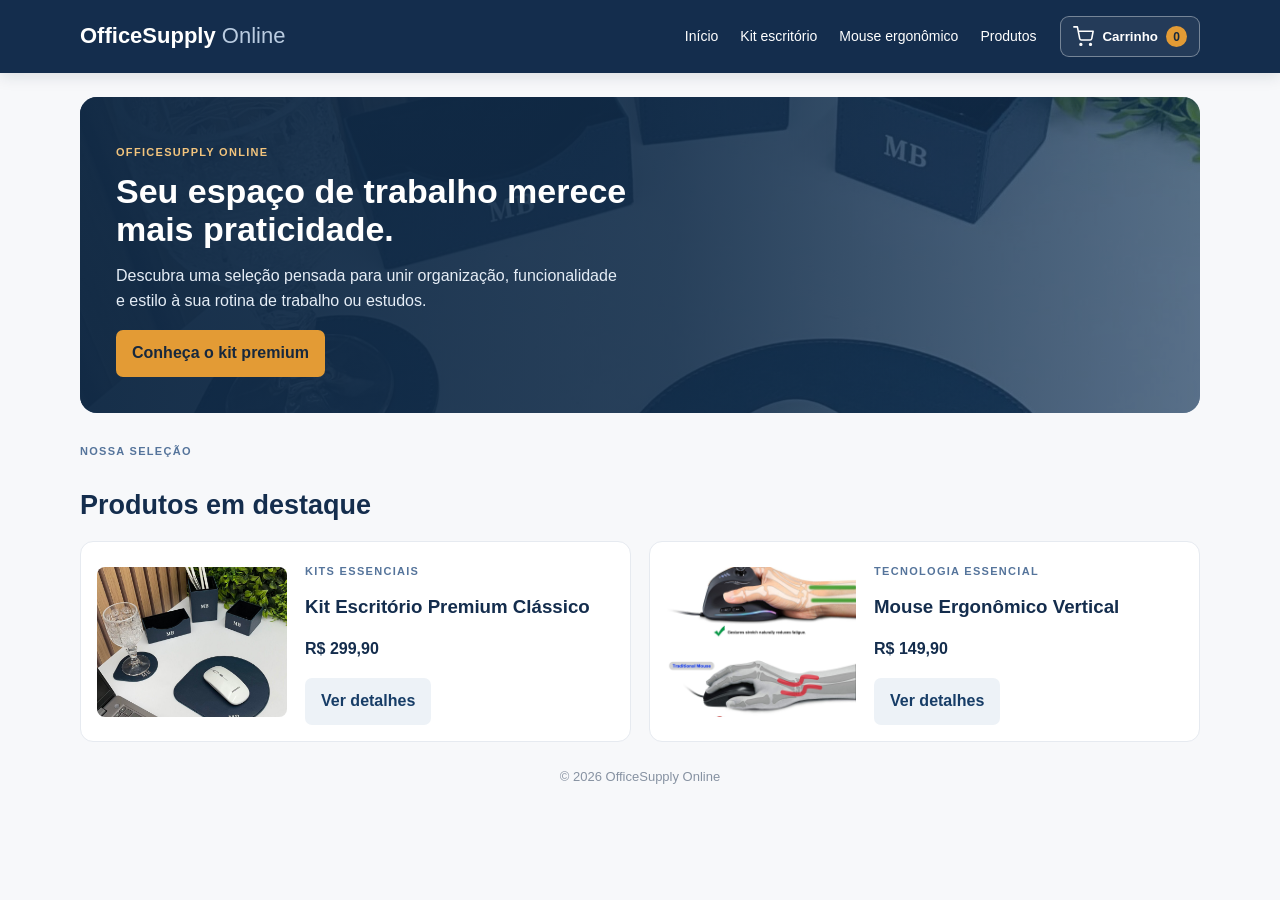
<file: TesteB/variante/home.html>
<!DOCTYPE html><html lang="pt-BR"><head><meta charset="UTF-8"><meta name="viewport" content="width=device-width, initial-scale=1.0"><title>Início | OfficeSupply Online</title><link rel="stylesheet" href="style.css"></head><body>
<header class="site-header"><div class="container header-content">
<a class="brand" href="home.html">OfficeSupply <span>Online</span></a>
<div class="header-actions">
<nav aria-label="Navegação principal">
<a href="home.html">Início</a><a href="index.html">Kit escritório</a><a href="mouse.html">Mouse ergonômico</a><a href="home.html#produtos">Produtos</a>
</nav>
<button class="cart-trigger" type="button" data-open-cart aria-label="Abrir carrinho">
<svg class="cart-icon" viewBox="0 0 24 24" fill="none" stroke="currentColor" stroke-width="1.8" stroke-linecap="round" stroke-linejoin="round" aria-hidden="true"><circle cx="9" cy="21" r="1"/><circle cx="20" cy="21" r="1"/><path d="M1 1h4l2.68 13.39a2 2 0 0 0 2 1.61h9.72a2 2 0 0 0 2-1.61L23 6H6"/></svg>
Carrinho <span class="cart-count" data-cart-count>0</span></button>
</div></div></header>
<main class="container"><section class="banner" aria-label="Banner de destaque">
<img src="../assets/kit-escritorio.jpeg" alt="Kit de escritório premium em uma mesa organizada">
<div class="banner-content"><p class="eyebrow">OFFICESUPPLY ONLINE</p><h1>Seu espaço de trabalho merece mais praticidade.</h1><p>Descubra uma seleção pensada para unir organização, funcionalidade e estilo à sua rotina de trabalho ou estudos.</p><a class="secondary-button" href="index.html">Conheça o kit premium</a></div>
</section>
<section id="produtos"><p class="eyebrow">NOSSA SELEÇÃO</p><h2 class="page-title">Produtos em destaque</h2><div class="product-grid">
<article class="product-card"><img src="../assets/kit-escritorio.jpeg" alt="Kit Escritório Premium Clássico"><div><span class="eyebrow">KITS ESSENCIAIS</span><h3>Kit Escritório Premium Clássico</h3><p class="card-price">R$ 299,90</p><a class="secondary-button" href="index.html">Ver detalhes</a></div></article>
<article class="product-card"><img src="../assets/mouse-ergonomico.jpg" alt="Mouse ergonômico vertical"><div><span class="eyebrow">TECNOLOGIA ESSENCIAL</span><h3>Mouse Ergonômico Vertical</h3><p class="card-price">R$ 149,90</p><a class="secondary-button" href="mouse.html">Ver detalhes</a></div></article>
</div></section></main>
<footer>© 2026 OfficeSupply Online</footer><div class="modal-backdrop" id="cart-modal" aria-hidden="true" role="dialog" aria-modal="true" aria-labelledby="cart-title">
<div class="cart-modal"><div class="modal-head"><h2 id="cart-title">Seu carrinho</h2><button class="close-modal" type="button" data-close-cart aria-label="Fechar carrinho">×</button></div>
<p class="cart-empty" id="cart-empty">Seu carrinho está vazio. Adicione um produto para começar.</p><ul class="cart-list" id="cart-items"></ul>
<div class="cart-total"><span>Total</span><span id="cart-total-value">R$ 0,00</span></div><button class="clear-cart" type="button" onclick="clearCart()">Limpar carrinho</button>
</div></div><div class="toast" id="toast" role="status" aria-live="polite"></div><script>
const CART_KEY = "officesupply_cart_v1";
function getCart(){try{return JSON.parse(localStorage.getItem(CART_KEY))||[]}catch{return []}}
function saveCart(cart){localStorage.setItem(CART_KEY,JSON.stringify(cart));updateCartBadge()}
function updateCartBadge(){const count=getCart().reduce((sum,item)=>sum+item.qty,0);document.querySelectorAll("[data-cart-count]").forEach(el=>el.textContent=count)}
function addToCart(id,name,price){const cart=getCart();const found=cart.find(item=>item.id===id);if(found)found.qty+=1;else cart.push({id,name,price,qty:1});saveCart(cart);renderCart();openCart();showToast(name+" foi adicionado ao carrinho.")}
function changeQty(id,delta){const cart=getCart();const item=cart.find(x=>x.id===id);if(item){item.qty+=delta;if(item.qty<=0){saveCart(cart.filter(x=>x.id!==id))}else saveCart(cart)}renderCart()}
function removeItem(id){saveCart(getCart().filter(x=>x.id!==id));renderCart()}
function clearCart(){saveCart([]);renderCart()}
function money(value){return value.toLocaleString("pt-BR",{style:"currency",currency:"BRL"})}
function renderCart(){const cart=getCart();const list=document.querySelector("#cart-items");const empty=document.querySelector("#cart-empty");const totalEl=document.querySelector("#cart-total-value");if(!list)return;list.innerHTML="";empty.hidden=cart.length>0;cart.forEach(item=>{const li=document.createElement("li");li.className="cart-row";li.innerHTML=`<div><strong>${item.name}</strong><small>${money(item.price)} cada</small><div class="quantity-controls"><button aria-label="Diminuir quantidade" onclick="changeQty('${item.id}',-1)">−</button><span>${item.qty}</span><button aria-label="Aumentar quantidade" onclick="changeQty('${item.id}',1)">+</button><button class="remove-item" onclick="removeItem('${item.id}')">Remover</button></div></div><strong>${money(item.price*item.qty)}</strong>`;list.appendChild(li)});totalEl.textContent=money(cart.reduce((sum,item)=>sum+item.price*item.qty,0));}
function openCart(){document.querySelector("#cart-modal")?.classList.add("open");document.querySelector("#cart-modal")?.setAttribute("aria-hidden","false")}
function closeCart(){document.querySelector("#cart-modal")?.classList.remove("open");document.querySelector("#cart-modal")?.setAttribute("aria-hidden","true")}
let toastTimer;function showToast(message){const toast=document.querySelector("#toast");if(!toast)return;toast.textContent=message;toast.classList.add("show");clearTimeout(toastTimer);toastTimer=setTimeout(()=>toast.classList.remove("show"),2400)}
document.addEventListener("DOMContentLoaded",()=>{updateCartBadge();renderCart();document.querySelectorAll("[data-open-cart]").forEach(el=>el.addEventListener("click",openCart));document.querySelectorAll("[data-close-cart]").forEach(el=>el.addEventListener("click",closeCart));document.querySelector("#cart-modal")?.addEventListener("click",e=>{if(e.target.id==="cart-modal")closeCart()});document.addEventListener("keydown",e=>{if(e.key==="Escape")closeCart()})});
</script></body></html>
</file>
<file: TesteB/controle/style.css>
*{box-sizing:border-box}body{margin:0;font-family:Arial,Helvetica,sans-serif;color:#202938;background:#f7f8fa;line-height:1.55}.container{width:min(1120px,92%);margin:auto}.site-header{background:#142d4d;color:white;padding:16px 0;position:sticky;top:0;z-index:20;box-shadow:0 3px 15px #10243b20}.header-content{display:flex;justify-content:space-between;align-items:center;gap:22px}.brand{font-size:22px;font-weight:800;color:white;text-decoration:none;white-space:nowrap}.brand span{font-weight:400;color:#b9cbe0}.header-actions{display:flex;align-items:center;gap:24px}.site-header nav{display:flex;gap:22px;flex-wrap:wrap}.site-header nav a{color:white;text-decoration:none;font-size:14px;transition:color .18s,font-weight .18s}.site-header nav a:hover,.site-header nav a:focus-visible{color:#8fc4ff;font-weight:800}.cart-trigger{position:relative;border:1px solid #ffffff60;background:#ffffff12;color:white;border-radius:9px;padding:9px 12px;display:flex;align-items:center;gap:8px;cursor:pointer;font-weight:700}.cart-trigger:hover{background:#ffffff25}.cart-icon{width:21px;height:21px;display:block}.cart-count{display:inline-grid;place-items:center;min-width:21px;height:21px;padding:0 5px;background:#e39b35;color:#17283d;border-radius:99px;font-size:12px;font-weight:800}.breadcrumb{font-size:13px;color:#758195;padding:20px 0}.eyebrow{font-size:11px;letter-spacing:1.3px;color:#55749b;font-weight:800}.muted{color:#758195;font-size:13px}.product-detail{display:grid;grid-template-columns:1.05fr .95fr;gap:38px;background:white;padding:28px;border-radius:16px;box-shadow:0 8px 30px #152b4512}.product-image{position:relative}.product-image>img{display:block;width:100%;height:510px;object-fit:cover;border-radius:11px}.product-info h1{font-size:32px;line-height:1.15;margin:8px 0 15px;color:#142d4d}.description{color:#4e5968;font-size:15px}.value-points{display:flex;gap:9px;flex-wrap:wrap;margin:15px 0}.value-points span{font-size:12px;color:#275b4b;background:#edf6f1;border:1px solid #d9eadf;padding:7px 10px;border-radius:20px;font-weight:700}.purchase-panel{border:1px solid #dce5ee;background:#f8fafc;border-radius:11px;padding:18px;margin:20px 0}.price-label{font-size:12px;color:#758195}.price{font-size:31px;font-weight:800;color:#142d4d}.availability{display:inline-block;color:#26704f;font-size:12px;font-weight:700;margin:5px 0 12px}.primary-button,.secondary-button{border:0;border-radius:7px;padding:14px 20px;font-weight:800;cursor:pointer;transition:background .18s,transform .18s}.primary-button{background:#e39b35;color:#17283d;width:100%;font-size:16px;box-shadow:0 4px 0 #bd7920;display:flex;align-items:center;justify-content:center;gap:10px}.primary-button:hover{background:#efaa49;transform:translateY(-1px)}.button-cart-icon{width:19px;height:19px}.reassurance{text-align:center;color:#758195;font-size:11px;margin:13px 0 0}.features h2{font-size:18px;color:#142d4d}.features ul{padding-left:20px;color:#4e5968;font-size:14px}.features li{margin:8px 0}.related{padding:40px 0}.section-heading{display:flex;justify-content:space-between;align-items:end;gap:20px}.section-heading h2{font-size:24px;margin:3px 0 15px;color:#142d4d}.product-grid{display:grid;grid-template-columns:repeat(auto-fit,minmax(240px,1fr));gap:18px}.product-card{background:white;border:1px solid #e6eaf0;border-radius:13px;padding:16px;display:flex;gap:18px;align-items:center;max-width:760px}.product-card img{width:190px;height:150px;object-fit:cover;object-position:center;border-radius:8px}.product-card h3{margin:9px 0 4px;color:#142d4d}.card-price{font-weight:800;color:#142d4d}.secondary-button{background:#edf2f7;color:#173d67;padding:11px 16px;text-decoration:none;display:inline-flex;align-items:center;justify-content:center}.secondary-button:hover{background:#dce8f4;color:#0b4d91;font-weight:800}.banner{margin:24px auto 30px;min-height:270px;border-radius:17px;overflow:hidden;position:relative;background:#173d67;display:flex;align-items:center;color:white}.banner img{position:absolute;inset:0;width:100%;height:100%;object-fit:cover;opacity:.38}.banner:after{content:"";position:absolute;inset:0;background:linear-gradient(90deg,#102944ed 0%,#102944b5 53%,#10294420 100%)}.banner-content{position:relative;z-index:1;padding:36px;max-width:610px}.banner-content .eyebrow{color:#f2c47d}.banner h1{font-size:34px;line-height:1.12;margin:8px 0}.banner p{color:#e5edf6;max-width:510px}.banner .secondary-button{background:#e39b35;color:#17283d;font-weight:800}.page-title{font-size:27px;color:#142d4d;margin:25px 0 15px}.modal-backdrop{position:fixed;inset:0;background:#0c172b80;z-index:50;display:none;align-items:center;justify-content:center;padding:18px}.modal-backdrop.open{display:flex}.cart-modal{background:white;width:min(520px,100%);max-height:82vh;overflow:auto;border-radius:15px;box-shadow:0 20px 70px #0004;padding:22px}.modal-head{display:flex;justify-content:space-between;align-items:center;border-bottom:1px solid #e8edf2;padding-bottom:12px}.modal-head h2{margin:0;color:#142d4d;font-size:22px}.close-modal{border:0;background:#edf2f7;border-radius:50%;width:34px;height:34px;font-size:20px;cursor:pointer;color:#173d67}.cart-empty{padding:28px 5px;text-align:center;color:#758195}.cart-list{list-style:none;margin:0;padding:0}.cart-row{display:grid;grid-template-columns:1fr auto;gap:10px;padding:15px 0;border-bottom:1px solid #edf0f4}.cart-row strong{display:block;color:#26364a}.cart-row small{color:#758195}.quantity-controls{display:flex;align-items:center;gap:9px;margin-top:8px}.quantity-controls button{border:1px solid #d8e0e9;background:white;border-radius:6px;width:27px;height:27px;cursor:pointer;color:#173d67;font-weight:800}.remove-item{border:0;background:transparent;color:#a33b3b;text-decoration:underline;cursor:pointer;font-size:12px}.cart-total{display:flex;justify-content:space-between;font-size:17px;font-weight:800;color:#142d4d;padding:17px 0}.clear-cart{border:0;background:transparent;color:#758195;text-decoration:underline;cursor:pointer;padding:4px 0}.toast{position:fixed;bottom:22px;right:22px;background:#173d67;color:white;padding:13px 18px;border-radius:9px;box-shadow:0 6px 25px #0003;z-index:70;opacity:0;transform:translateY(10px);pointer-events:none;transition:.2s}.toast.show{opacity:1;transform:translateY(0)}footer{text-align:center;color:#8792a2;padding:25px;font-size:13px}@media(max-width:760px){.header-content,.header-actions{align-items:flex-start;flex-direction:column}.header-actions{gap:12px;width:100%}.site-header nav{gap:14px}.product-detail{grid-template-columns:1fr;padding:17px;gap:22px}.product-image>img{height:320px}.product-info h1{font-size:27px}.section-heading{display:block}.product-card{align-items:flex-start;flex-direction:column}.product-card img{width:100%;height:190px}.banner{min-height:300px}.banner-content{padding:25px}.banner h1{font-size:28px}}
</file>
<file: TesteB/variante/style.css>
*{box-sizing:border-box}body{margin:0;font-family:Arial,Helvetica,sans-serif;color:#202938;background:#f7f8fa;line-height:1.55}.container{width:min(1120px,92%);margin:auto}.site-header{background:#142d4d;color:white;padding:16px 0;position:sticky;top:0;z-index:20;box-shadow:0 3px 15px #10243b20}.header-content{display:flex;justify-content:space-between;align-items:center;gap:22px}.brand{font-size:22px;font-weight:800;color:white;text-decoration:none;white-space:nowrap}.brand span{font-weight:400;color:#b9cbe0}.header-actions{display:flex;align-items:center;gap:24px}.site-header nav{display:flex;gap:22px;flex-wrap:wrap}.site-header nav a{color:white;text-decoration:none;font-size:14px;transition:color .18s,font-weight .18s}.site-header nav a:hover,.site-header nav a:focus-visible{color:#8fc4ff;font-weight:800}.cart-trigger{position:relative;border:1px solid #ffffff60;background:#ffffff12;color:white;border-radius:9px;padding:9px 12px;display:flex;align-items:center;gap:8px;cursor:pointer;font-weight:700}.cart-trigger:hover{background:#ffffff25}.cart-icon{width:21px;height:21px;display:block}.cart-count{display:inline-grid;place-items:center;min-width:21px;height:21px;padding:0 5px;background:#e39b35;color:#17283d;border-radius:99px;font-size:12px;font-weight:800}.breadcrumb{font-size:13px;color:#758195;padding:20px 0}.eyebrow{font-size:11px;letter-spacing:1.3px;color:#55749b;font-weight:800}.muted{color:#758195;font-size:13px}.product-detail{display:grid;grid-template-columns:1.05fr .95fr;gap:38px;background:white;padding:28px;border-radius:16px;box-shadow:0 8px 30px #152b4512}.product-image{position:relative}.product-image>img{display:block;width:100%;height:510px;object-fit:cover;border-radius:11px}.product-info h1{font-size:32px;line-height:1.15;margin:8px 0 15px;color:#142d4d}.description{color:#4e5968;font-size:15px}.value-points{display:flex;gap:9px;flex-wrap:wrap;margin:15px 0}.value-points span{font-size:12px;color:#275b4b;background:#edf6f1;border:1px solid #d9eadf;padding:7px 10px;border-radius:20px;font-weight:700}.purchase-panel{border:1px solid #dce5ee;background:#f8fafc;border-radius:11px;padding:18px;margin:20px 0}.price-label{font-size:12px;color:#758195}.price{font-size:31px;font-weight:800;color:#142d4d}.availability{display:inline-block;color:#26704f;font-size:12px;font-weight:700;margin:5px 0 12px}.primary-button,.secondary-button{border:0;border-radius:7px;padding:14px 20px;font-weight:800;cursor:pointer;transition:background .18s,transform .18s}.primary-button{background:#e39b35;color:#17283d;width:100%;font-size:16px;box-shadow:0 4px 0 #bd7920;display:flex;align-items:center;justify-content:center;gap:10px}.primary-button:hover{background:#efaa49;transform:translateY(-1px)}.button-cart-icon{width:19px;height:19px}.reassurance{text-align:center;color:#758195;font-size:11px;margin:13px 0 0}.features h2{font-size:18px;color:#142d4d}.features ul{padding-left:20px;color:#4e5968;font-size:14px}.features li{margin:8px 0}.related{padding:40px 0}.section-heading{display:flex;justify-content:space-between;align-items:end;gap:20px}.section-heading h2{font-size:24px;margin:3px 0 15px;color:#142d4d}.product-grid{display:grid;grid-template-columns:repeat(auto-fit,minmax(240px,1fr));gap:18px}.product-card{background:white;border:1px solid #e6eaf0;border-radius:13px;padding:16px;display:flex;gap:18px;align-items:center;max-width:760px}.product-card img{width:190px;height:150px;object-fit:cover;object-position:center;border-radius:8px}.product-card h3{margin:9px 0 4px;color:#142d4d}.card-price{font-weight:800;color:#142d4d}.secondary-button{background:#edf2f7;color:#173d67;padding:11px 16px;text-decoration:none;display:inline-flex;align-items:center;justify-content:center}.secondary-button:hover{background:#dce8f4;color:#0b4d91;font-weight:800}.banner{margin:24px auto 30px;min-height:270px;border-radius:17px;overflow:hidden;position:relative;background:#173d67;display:flex;align-items:center;color:white}.banner img{position:absolute;inset:0;width:100%;height:100%;object-fit:cover;opacity:.38}.banner:after{content:"";position:absolute;inset:0;background:linear-gradient(90deg,#102944ed 0%,#102944b5 53%,#10294420 100%)}.banner-content{position:relative;z-index:1;padding:36px;max-width:610px}.banner-content .eyebrow{color:#f2c47d}.banner h1{font-size:34px;line-height:1.12;margin:8px 0}.banner p{color:#e5edf6;max-width:510px}.banner .secondary-button{background:#e39b35;color:#17283d;font-weight:800}.page-title{font-size:27px;color:#142d4d;margin:25px 0 15px}.modal-backdrop{position:fixed;inset:0;background:#0c172b80;z-index:50;display:none;align-items:center;justify-content:center;padding:18px}.modal-backdrop.open{display:flex}.cart-modal{background:white;width:min(520px,100%);max-height:82vh;overflow:auto;border-radius:15px;box-shadow:0 20px 70px #0004;padding:22px}.modal-head{display:flex;justify-content:space-between;align-items:center;border-bottom:1px solid #e8edf2;padding-bottom:12px}.modal-head h2{margin:0;color:#142d4d;font-size:22px}.close-modal{border:0;background:#edf2f7;border-radius:50%;width:34px;height:34px;font-size:20px;cursor:pointer;color:#173d67}.cart-empty{padding:28px 5px;text-align:center;color:#758195}.cart-list{list-style:none;margin:0;padding:0}.cart-row{display:grid;grid-template-columns:1fr auto;gap:10px;padding:15px 0;border-bottom:1px solid #edf0f4}.cart-row strong{display:block;color:#26364a}.cart-row small{color:#758195}.quantity-controls{display:flex;align-items:center;gap:9px;margin-top:8px}.quantity-controls button{border:1px solid #d8e0e9;background:white;border-radius:6px;width:27px;height:27px;cursor:pointer;color:#173d67;font-weight:800}.remove-item{border:0;background:transparent;color:#a33b3b;text-decoration:underline;cursor:pointer;font-size:12px}.cart-total{display:flex;justify-content:space-between;font-size:17px;font-weight:800;color:#142d4d;padding:17px 0}.clear-cart{border:0;background:transparent;color:#758195;text-decoration:underline;cursor:pointer;padding:4px 0}.toast{position:fixed;bottom:22px;right:22px;background:#173d67;color:white;padding:13px 18px;border-radius:9px;box-shadow:0 6px 25px #0003;z-index:70;opacity:0;transform:translateY(10px);pointer-events:none;transition:.2s}.toast.show{opacity:1;transform:translateY(0)}footer{text-align:center;color:#8792a2;padding:25px;font-size:13px}@media(max-width:760px){.header-content,.header-actions{align-items:flex-start;flex-direction:column}.header-actions{gap:12px;width:100%}.site-header nav{gap:14px}.product-detail{grid-template-columns:1fr;padding:17px;gap:22px}.product-image>img{height:320px}.product-info h1{font-size:27px}.section-heading{display:block}.product-card{align-items:flex-start;flex-direction:column}.product-card img{width:100%;height:190px}.banner{min-height:300px}.banner-content{padding:25px}.banner h1{font-size:28px}}
/* Ajustes exclusivos da Variante B do teste A/B */
.product-detail{border:1px solid #e7edf4;box-shadow:0 12px 34px #152b4518}
.product-info h1{font-size:35px}
.purchase-panel{background:#fff9ef;border:1px solid #f1d7ad}
.primary-button{background:#e39b35;color:#17283d;box-shadow:0 4px 0 #bd7920}
.primary-button:hover{background:#f0b253}
.value-points span{background:#edf7f1;border-color:#cfe6d8}
.banner{min-height:310px}
@media(max-width:760px){.product-info h1{font-size:29px}}
</file>
<file: TesteA/style-control.css>
/* Estilos Gerais */
body {
    font-family: Arial, sans-serif;
    margin: 0;
    padding: 0;
    background-color: #f4f4f4;
    color: #333;
}

.container {
    width: 90%;
    max-width: 1200px;
    margin: 0 auto;
    padding: 20px 0;
}

/* Header */
header {
    background-color: #0056b3; /* Azul mais escuro */
    color: white;
    padding: 10px 0;
    border-bottom: 5px solid #004085;
}

header h1 {
    margin: 0;
    padding: 0;
    display: inline-block;
    vertical-align: middle;
}

header nav {
    display: inline-block;
    vertical-align: middle;
    margin-left: 20px;
}

header nav ul {
    list-style: none;
    margin: 0;
    padding: 0;
}

header nav ul li {
    display: inline;
    margin-right: 20px;
}

header nav ul li a {
    color: white;
    text-decoration: none;
    font-weight: bold;
}

/* Main Content - Detalhes do Produto Principal */
.product-detail {
    background-color: white;
    padding: 30px;
    margin-top: 30px;
    border-radius: 8px;
    box-shadow: 0 2px 10px rgba(0,0,0,0.1);
    display: flex;
    flex-wrap: wrap; /* Permite quebrar em telas menores */
    gap: 30px;
}

.product-image {
    flex: 1; /* Ocupa o espaço disponível */
    min-width: 300px; /* Garante tamanho mínimo em telas menores */
    text-align: center;
}

.product-image img {
    max-width: 100%;
    height: auto;
    border-radius: 5px;
    box-shadow: 0 2px 5px rgba(0,0,0,0.1);
}

.product-info {
    flex: 2; /* Ocupa o dobro do espaço da imagem */
    min-width: 350px; /* Garante tamanho mínimo em telas menores */
}

.product-title {
    font-size: 2.2em;
    color: #0056b3;
    margin-top: 0;
    margin-bottom: 10px;
}

.product-category {
    font-size: 0.9em;
    color: #666;
    margin-bottom: 15px;
}

.product-price .current-price {
    font-size: 2.5em;
    color: #e67e22; /* Laranja */
    font-weight: bold;
    display: block;
    margin-bottom: 20px;
}

.product-description {
    font-size: 1.1em;
    line-height: 1.6;
    margin-bottom: 25px;
}

.add-to-cart-btn {
    background-color: #28a745; /* Verde */
    color: white;
    padding: 15px 30px;
    border: none;
    border-radius: 5px;
    font-size: 1.2em;
    font-weight: bold;
    cursor: pointer;
    transition: background-color 0.3s ease;
    width: 100%; /* Ocupa largura total */
    max-width: 300px; /* Limita o tamanho em telas grandes */
    display: block; /* Garante que fique em uma nova linha */
    margin-bottom: 25px;
}

.add-to-cart-btn:hover {
    background-color: #218838;
}

.product-features {
    margin-top: 20px;
    border-top: 1px solid #eee;
    padding-top: 20px;
}

.product-features h3 {
    font-size: 1.5em;
    color: #0056b3;
    margin-bottom: 10px;
}

.product-features ul {
    list-style-type: disc;
    margin-left: 20px;
    padding-left: 0;
}

.product-features ul li {
    margin-bottom: 8px;
    font-size: 1em;
}

/* Nova Seção: Produtos em Destaque */
.featured-products {
    margin-top: 50px;
    padding: 30px;
    background-color: #f9f9f9;
    border-radius: 8px;
    box-shadow: 0 2px 10px rgba(0,0,0,0.05);
    text-align: center; /* Centraliza o título */
}

.featured-products h2 {
    font-size: 2em;
    color: #0056b3;
    margin-bottom: 30px;
}

.product-grid {
    display: grid;
    grid-template-columns: repeat(auto-fit, minmax(250px, 1fr)); /* Responsivo: 250px por coluna, auto-ajuste */
    gap: 25px;
    justify-content: center; /* Centraliza cards se houver espaço */
}

.product-card {
    background-color: white;
    border: 1px solid #ddd;
    border-radius: 8px;
    padding: 20px;
    box-shadow: 0 2px 5px rgba(0,0,0,0.05);
    text-align: center;
    display: flex;
    flex-direction: column;
    justify-content: space-between; /* Espaça os elementos */
    align-items: center;
}

.product-card img {
    max-width: 100%;
    height: 150px; /* Altura fixa para consistência */
    object-fit: contain; /* Garante que a imagem caiba sem cortar */
    margin-bottom: 15px;
}

.product-card h3 {
    font-size: 1.3em;
    color: #333;
    margin-top: 0;
    margin-bottom: 10px;
    flex-grow: 1; /* Permite que o título ocupe espaço */
}

.card-category {
    font-size: 0.8em;
    color: #666;
    margin-bottom: 5px;
}

.card-price {
    font-size: 1.5em;
    color: #e67e22;
    font-weight: bold;
    margin-bottom: 15px;
}

.add-to-cart-btn-small {
    background-color: #007bff; /* Azul para "Ver Detalhes" */
    color: white;
    padding: 10px 20px;
    border: none;
    border-radius: 5px;
    font-size: 1em;
    font-weight: bold;
    cursor: pointer;
    transition: background-color 0.3s ease;
    width: 80%; /* Ocupa 80% da largura do card */
}

.add-to-cart-btn-small:hover {
    background-color: #0056b3;
}


/* Footer */
footer {
    background-color: #333;
    color: white;
    text-align: center;
    padding: 20px 0;
    margin-top: 30px;
}

footer p {
    margin: 0;
}

/* Responsividade Básica */
@media (max-width: 768px) {
    .product-detail {
        flex-direction: column;
        padding: 20px;
    }

    .product-info {
        min-width: unset; /* Remove min-width para telas pequenas */
    }

    .add-to-cart-btn {
        max-width: none; /* Ocupa toda a largura */
    }

    .product-grid {
        grid-template-columns: 1fr; /* Uma coluna em telas pequenas */
    }
}
</file>
